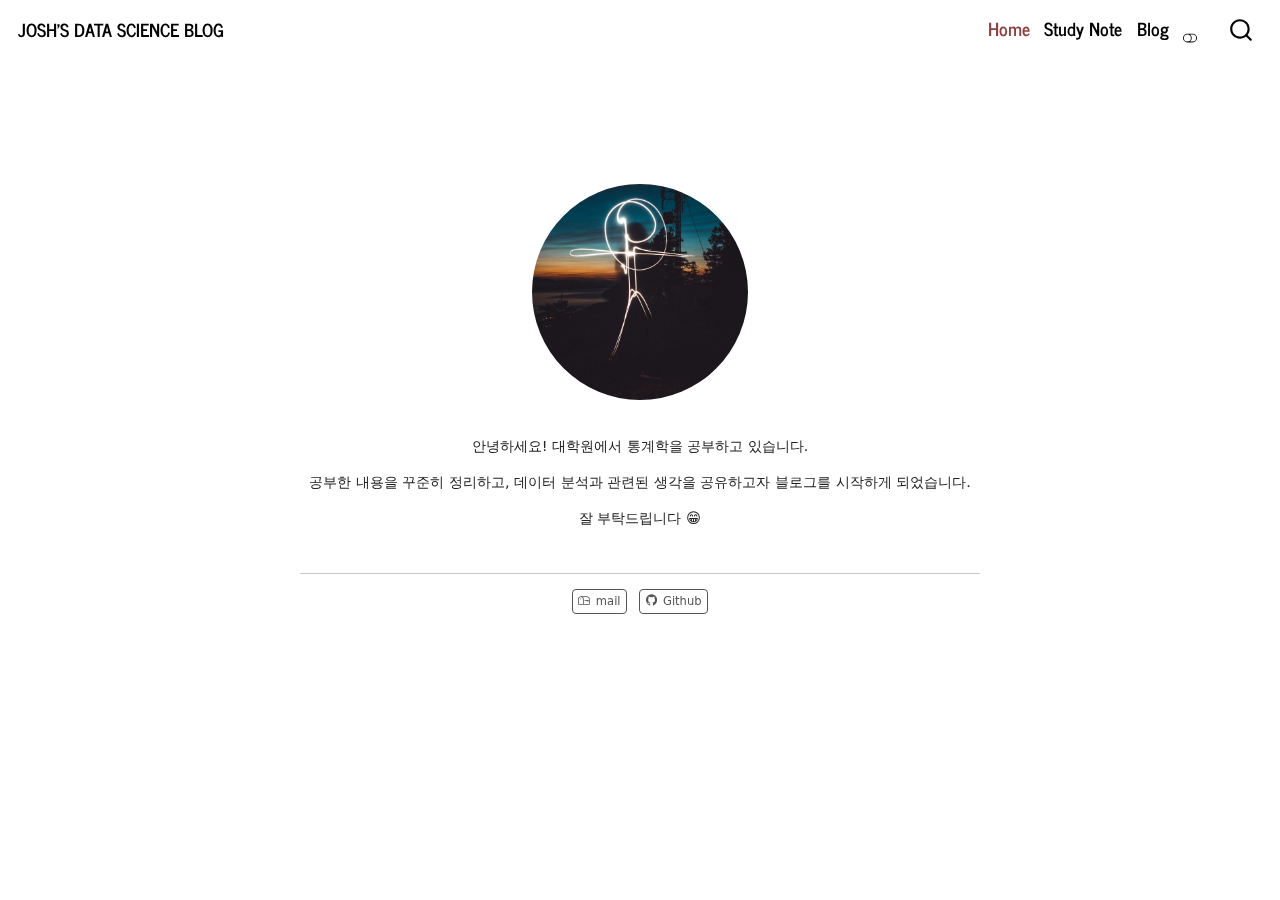
<file: docs/index.html>
<!DOCTYPE html>
<html xmlns="http://www.w3.org/1999/xhtml" lang="en" xml:lang="en"><head>

<meta charset="utf-8">
<meta name="generator" content="quarto-1.2.269">

<meta name="viewport" content="width=device-width, initial-scale=1.0, user-scalable=yes">


<title>Josh’s Data Science Blog -</title>
<style>
code{white-space: pre-wrap;}
span.smallcaps{font-variant: small-caps;}
div.columns{display: flex; gap: min(4vw, 1.5em);}
div.column{flex: auto; overflow-x: auto;}
div.hanging-indent{margin-left: 1.5em; text-indent: -1.5em;}
ul.task-list{list-style: none;}
ul.task-list li input[type="checkbox"] {
  width: 0.8em;
  margin: 0 0.8em 0.2em -1.6em;
  vertical-align: middle;
}
</style>


<script src="site_libs/quarto-nav/quarto-nav.js"></script>
<script src="site_libs/quarto-nav/headroom.min.js"></script>
<script src="site_libs/clipboard/clipboard.min.js"></script>
<script src="site_libs/quarto-search/autocomplete.umd.js"></script>
<script src="site_libs/quarto-search/fuse.min.js"></script>
<script src="site_libs/quarto-search/quarto-search.js"></script>
<meta name="quarto:offset" content="./">
<script src="site_libs/quarto-html/quarto.js"></script>
<script src="site_libs/quarto-html/popper.min.js"></script>
<script src="site_libs/quarto-html/tippy.umd.min.js"></script>
<link href="site_libs/quarto-html/tippy.css" rel="stylesheet">
<link href="site_libs/quarto-html/quarto-syntax-highlighting.css" rel="stylesheet" class="quarto-color-scheme" id="quarto-text-highlighting-styles">
<link href="site_libs/quarto-html/quarto-syntax-highlighting-dark.css" rel="prefetch" class="quarto-color-scheme quarto-color-alternate" id="quarto-text-highlighting-styles">
<script src="site_libs/bootstrap/bootstrap.min.js"></script>
<link href="site_libs/bootstrap/bootstrap-icons.css" rel="stylesheet">
<link href="site_libs/bootstrap/bootstrap.min.css" rel="stylesheet" class="quarto-color-scheme" id="quarto-bootstrap" data-mode="light">
<link href="site_libs/bootstrap/bootstrap-dark.min.css" rel="prefetch" class="quarto-color-scheme quarto-color-alternate" id="quarto-bootstrap" data-mode="dark">
<script id="quarto-search-options" type="application/json">{
  "location": "navbar",
  "copy-button": false,
  "collapse-after": 3,
  "panel-placement": "end",
  "type": "overlay",
  "limit": 20,
  "language": {
    "search-no-results-text": "No results",
    "search-matching-documents-text": "matching documents",
    "search-copy-link-title": "Copy link to search",
    "search-hide-matches-text": "Hide additional matches",
    "search-more-match-text": "more match in this document",
    "search-more-matches-text": "more matches in this document",
    "search-clear-button-title": "Clear",
    "search-detached-cancel-button-title": "Cancel",
    "search-submit-button-title": "Submit"
  }
}</script>
<style>html{ scroll-behavior: smooth; }</style>


<link rel="stylesheet" href="styles.css">
</head>

<body class="nav-fixed">

<div id="quarto-search-results"></div>
  <header id="quarto-header" class="headroom fixed-top">
    <nav class="navbar navbar-expand navbar-dark ">
      <div class="navbar-container container-fluid">
      <div class="navbar-brand-container">
    <a class="navbar-brand" href="./index.html">
    <span class="navbar-title">Josh’s Data Science Blog</span>
    </a>
  </div>
          <ul class="navbar-nav navbar-nav-scroll ms-auto">
  <li class="nav-item">
    <a class="nav-link active" href="./index.html" aria-current="page">
 <span class="menu-text">Home</span></a>
  </li>  
  <li class="nav-item">
    <a class="nav-link" href="./study.html">
 <span class="menu-text">Study Note</span></a>
  </li>  
  <li class="nav-item">
    <a class="nav-link" href="./blog.html">
 <span class="menu-text">Blog</span></a>
  </li>  
</ul>
            <div class="quarto-toggle-container">
                <a href="" class="quarto-color-scheme-toggle nav-link" onclick="window.quartoToggleColorScheme(); return false;" title="Toggle dark mode"><i class="bi"></i></a>
            </div>
            <div id="quarto-search" class="" title="Search"></div>
      </div> <!-- /container-fluid -->
    </nav>
</header>
<!-- content -->
<div id="quarto-content" class="quarto-container page-columns page-rows-contents page-layout-full page-navbar">
<!-- sidebar -->
<!-- margin-sidebar -->
    
<!-- main -->
<div class="quarto-about-jolla column-page">
  <img src="profile.jpg" class="about-image
  round " style="height: 15em; width: 15em;">
 <main class="content column-page" id="quarto-document-content">
<p>안녕하세요! 대학원에서 통계학을 공부하고 있습니다.</p>
<p>공부한 내용을 꾸준히 정리하고, 데이터 분석과 관련된 생각을 공유하고자 블로그를 시작하게 되었습니다.</p>
<p>잘 부탁드립니다 😁</p>


</main> 
  <hr class="about-sep">
   <div class="about-links">
  <a href="mailto:syjoshhwang@gmail.com" class="about-link">
    <i class="bi bi-mailbox"></i>
     <span class="about-link-text">mail</span>
  </a>
  <a href="https://github.com/syjoshhwang" class="about-link">
    <i class="bi bi-github"></i>
     <span class="about-link-text">Github</span>
  </a>
</div>
</div>
 <!-- /main -->
<script id="quarto-html-after-body" type="application/javascript">
window.document.addEventListener("DOMContentLoaded", function (event) {
  const toggleBodyColorMode = (bsSheetEl) => {
    const mode = bsSheetEl.getAttribute("data-mode");
    const bodyEl = window.document.querySelector("body");
    if (mode === "dark") {
      bodyEl.classList.add("quarto-dark");
      bodyEl.classList.remove("quarto-light");
    } else {
      bodyEl.classList.add("quarto-light");
      bodyEl.classList.remove("quarto-dark");
    }
  }
  const toggleBodyColorPrimary = () => {
    const bsSheetEl = window.document.querySelector("link#quarto-bootstrap");
    if (bsSheetEl) {
      toggleBodyColorMode(bsSheetEl);
    }
  }
  toggleBodyColorPrimary();  
  const disableStylesheet = (stylesheets) => {
    for (let i=0; i < stylesheets.length; i++) {
      const stylesheet = stylesheets[i];
      stylesheet.rel = 'prefetch';
    }
  }
  const enableStylesheet = (stylesheets) => {
    for (let i=0; i < stylesheets.length; i++) {
      const stylesheet = stylesheets[i];
      stylesheet.rel = 'stylesheet';
    }
  }
  const manageTransitions = (selector, allowTransitions) => {
    const els = window.document.querySelectorAll(selector);
    for (let i=0; i < els.length; i++) {
      const el = els[i];
      if (allowTransitions) {
        el.classList.remove('notransition');
      } else {
        el.classList.add('notransition');
      }
    }
  }
  const toggleColorMode = (alternate) => {
    // Switch the stylesheets
    const alternateStylesheets = window.document.querySelectorAll('link.quarto-color-scheme.quarto-color-alternate');
    manageTransitions('#quarto-margin-sidebar .nav-link', false);
    if (alternate) {
      enableStylesheet(alternateStylesheets);
      for (const sheetNode of alternateStylesheets) {
        if (sheetNode.id === "quarto-bootstrap") {
          toggleBodyColorMode(sheetNode);
        }
      }
    } else {
      disableStylesheet(alternateStylesheets);
      toggleBodyColorPrimary();
    }
    manageTransitions('#quarto-margin-sidebar .nav-link', true);
    // Switch the toggles
    const toggles = window.document.querySelectorAll('.quarto-color-scheme-toggle');
    for (let i=0; i < toggles.length; i++) {
      const toggle = toggles[i];
      if (toggle) {
        if (alternate) {
          toggle.classList.add("alternate");     
        } else {
          toggle.classList.remove("alternate");
        }
      }
    }
    // Hack to workaround the fact that safari doesn't
    // properly recolor the scrollbar when toggling (#1455)
    if (navigator.userAgent.indexOf('Safari') > 0 && navigator.userAgent.indexOf('Chrome') == -1) {
      manageTransitions("body", false);
      window.scrollTo(0, 1);
      setTimeout(() => {
        window.scrollTo(0, 0);
        manageTransitions("body", true);
      }, 40);  
    }
  }
  const isFileUrl = () => { 
    return window.location.protocol === 'file:';
  }
  const hasAlternateSentinel = () => {  
    let styleSentinel = getColorSchemeSentinel();
    if (styleSentinel !== null) {
      return styleSentinel === "alternate";
    } else {
      return false;
    }
  }
  const setStyleSentinel = (alternate) => {
    const value = alternate ? "alternate" : "default";
    if (!isFileUrl()) {
      window.localStorage.setItem("quarto-color-scheme", value);
    } else {
      localAlternateSentinel = value;
    }
  }
  const getColorSchemeSentinel = () => {
    if (!isFileUrl()) {
      const storageValue = window.localStorage.getItem("quarto-color-scheme");
      return storageValue != null ? storageValue : localAlternateSentinel;
    } else {
      return localAlternateSentinel;
    }
  }
  let localAlternateSentinel = 'default';
  // Dark / light mode switch
  window.quartoToggleColorScheme = () => {
    // Read the current dark / light value 
    let toAlternate = !hasAlternateSentinel();
    toggleColorMode(toAlternate);
    setStyleSentinel(toAlternate);
  };
  // Ensure there is a toggle, if there isn't float one in the top right
  if (window.document.querySelector('.quarto-color-scheme-toggle') === null) {
    const a = window.document.createElement('a');
    a.classList.add('top-right');
    a.classList.add('quarto-color-scheme-toggle');
    a.href = "";
    a.onclick = function() { try { window.quartoToggleColorScheme(); } catch {} return false; };
    const i = window.document.createElement("i");
    i.classList.add('bi');
    a.appendChild(i);
    window.document.body.appendChild(a);
  }
  // Switch to dark mode if need be
  if (hasAlternateSentinel()) {
    toggleColorMode(true);
  } else {
    toggleColorMode(false);
  }
  const clipboard = new window.ClipboardJS('.code-copy-button', {
    target: function(trigger) {
      return trigger.previousElementSibling;
    }
  });
  clipboard.on('success', function(e) {
    // button target
    const button = e.trigger;
    // don't keep focus
    button.blur();
    // flash "checked"
    button.classList.add('code-copy-button-checked');
    var currentTitle = button.getAttribute("title");
    button.setAttribute("title", "Copied!");
    let tooltip;
    if (window.bootstrap) {
      button.setAttribute("data-bs-toggle", "tooltip");
      button.setAttribute("data-bs-placement", "left");
      button.setAttribute("data-bs-title", "Copied!");
      tooltip = new bootstrap.Tooltip(button, 
        { trigger: "manual", 
          customClass: "code-copy-button-tooltip",
          offset: [0, -8]});
      tooltip.show();    
    }
    setTimeout(function() {
      if (tooltip) {
        tooltip.hide();
        button.removeAttribute("data-bs-title");
        button.removeAttribute("data-bs-toggle");
        button.removeAttribute("data-bs-placement");
      }
      button.setAttribute("title", currentTitle);
      button.classList.remove('code-copy-button-checked');
    }, 1000);
    // clear code selection
    e.clearSelection();
  });
  function tippyHover(el, contentFn) {
    const config = {
      allowHTML: true,
      content: contentFn,
      maxWidth: 500,
      delay: 100,
      arrow: false,
      appendTo: function(el) {
          return el.parentElement;
      },
      interactive: true,
      interactiveBorder: 10,
      theme: 'quarto',
      placement: 'bottom-start'
    };
    window.tippy(el, config); 
  }
  const noterefs = window.document.querySelectorAll('a[role="doc-noteref"]');
  for (var i=0; i<noterefs.length; i++) {
    const ref = noterefs[i];
    tippyHover(ref, function() {
      // use id or data attribute instead here
      let href = ref.getAttribute('data-footnote-href') || ref.getAttribute('href');
      try { href = new URL(href).hash; } catch {}
      const id = href.replace(/^#\/?/, "");
      const note = window.document.getElementById(id);
      return note.innerHTML;
    });
  }
  const findCites = (el) => {
    const parentEl = el.parentElement;
    if (parentEl) {
      const cites = parentEl.dataset.cites;
      if (cites) {
        return {
          el,
          cites: cites.split(' ')
        };
      } else {
        return findCites(el.parentElement)
      }
    } else {
      return undefined;
    }
  };
  var bibliorefs = window.document.querySelectorAll('a[role="doc-biblioref"]');
  for (var i=0; i<bibliorefs.length; i++) {
    const ref = bibliorefs[i];
    const citeInfo = findCites(ref);
    if (citeInfo) {
      tippyHover(citeInfo.el, function() {
        var popup = window.document.createElement('div');
        citeInfo.cites.forEach(function(cite) {
          var citeDiv = window.document.createElement('div');
          citeDiv.classList.add('hanging-indent');
          citeDiv.classList.add('csl-entry');
          var biblioDiv = window.document.getElementById('ref-' + cite);
          if (biblioDiv) {
            citeDiv.innerHTML = biblioDiv.innerHTML;
          }
          popup.appendChild(citeDiv);
        });
        return popup.innerHTML;
      });
    }
  }
});
</script>
</div> <!-- /content -->



<script src="site_libs/quarto-html/zenscroll-min.js"></script>
</body></html>
</file>
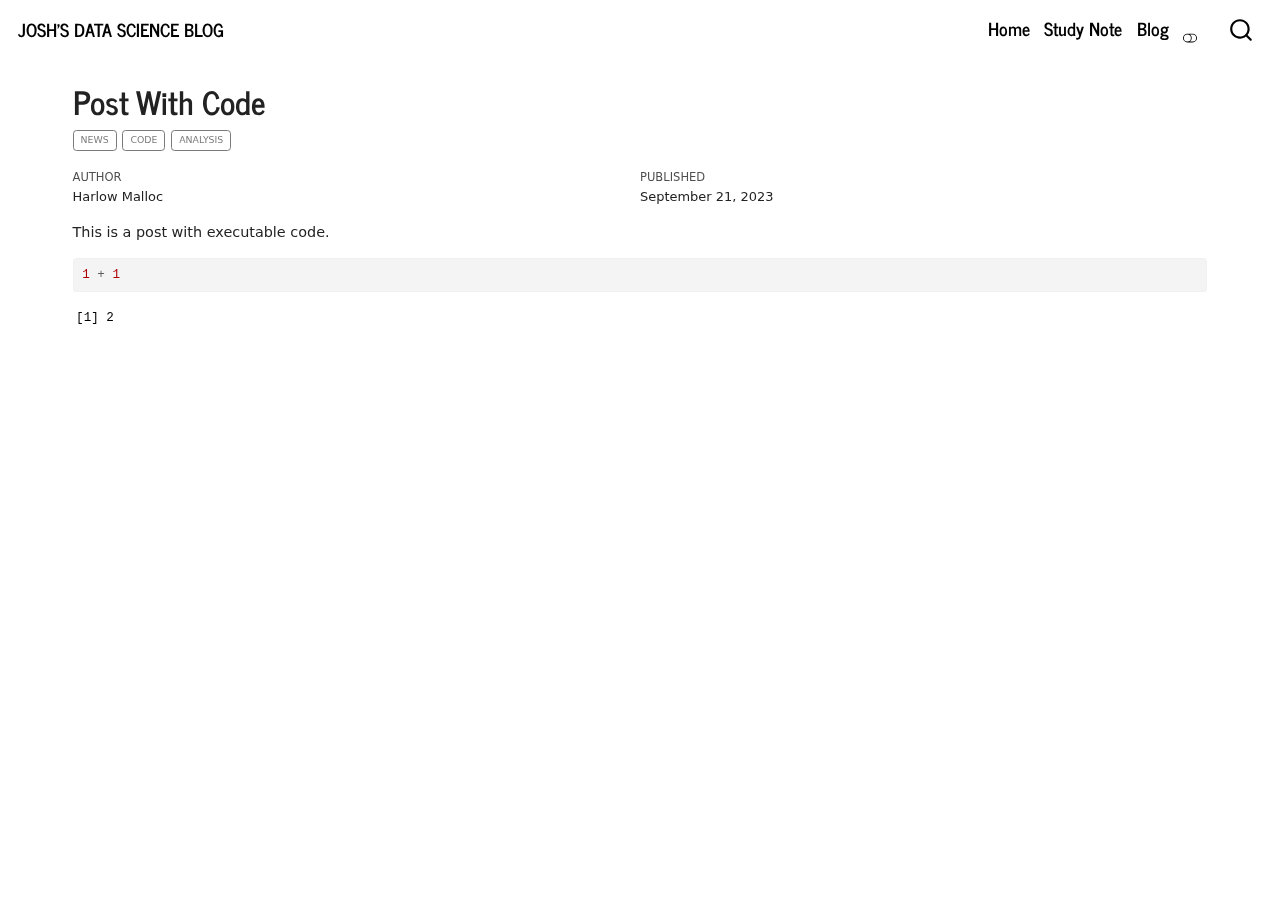
<file: docs/posts/post-with-code/index.html>
<!DOCTYPE html>
<html xmlns="http://www.w3.org/1999/xhtml" lang="en" xml:lang="en"><head>

<meta charset="utf-8">
<meta name="generator" content="quarto-1.2.269">

<meta name="viewport" content="width=device-width, initial-scale=1.0, user-scalable=yes">

<meta name="author" content="Harlow Malloc">
<meta name="dcterms.date" content="2023-09-21">

<title>Josh’s Data Science Blog - Post With Code</title>
<style>
code{white-space: pre-wrap;}
span.smallcaps{font-variant: small-caps;}
div.columns{display: flex; gap: min(4vw, 1.5em);}
div.column{flex: auto; overflow-x: auto;}
div.hanging-indent{margin-left: 1.5em; text-indent: -1.5em;}
ul.task-list{list-style: none;}
ul.task-list li input[type="checkbox"] {
  width: 0.8em;
  margin: 0 0.8em 0.2em -1.6em;
  vertical-align: middle;
}
pre > code.sourceCode { white-space: pre; position: relative; }
pre > code.sourceCode > span { display: inline-block; line-height: 1.25; }
pre > code.sourceCode > span:empty { height: 1.2em; }
.sourceCode { overflow: visible; }
code.sourceCode > span { color: inherit; text-decoration: inherit; }
div.sourceCode { margin: 1em 0; }
pre.sourceCode { margin: 0; }
@media screen {
div.sourceCode { overflow: auto; }
}
@media print {
pre > code.sourceCode { white-space: pre-wrap; }
pre > code.sourceCode > span { text-indent: -5em; padding-left: 5em; }
}
pre.numberSource code
  { counter-reset: source-line 0; }
pre.numberSource code > span
  { position: relative; left: -4em; counter-increment: source-line; }
pre.numberSource code > span > a:first-child::before
  { content: counter(source-line);
    position: relative; left: -1em; text-align: right; vertical-align: baseline;
    border: none; display: inline-block;
    -webkit-touch-callout: none; -webkit-user-select: none;
    -khtml-user-select: none; -moz-user-select: none;
    -ms-user-select: none; user-select: none;
    padding: 0 4px; width: 4em;
    color: #aaaaaa;
  }
pre.numberSource { margin-left: 3em; border-left: 1px solid #aaaaaa;  padding-left: 4px; }
div.sourceCode
  {   }
@media screen {
pre > code.sourceCode > span > a:first-child::before { text-decoration: underline; }
}
code span.al { color: #ff0000; font-weight: bold; } /* Alert */
code span.an { color: #60a0b0; font-weight: bold; font-style: italic; } /* Annotation */
code span.at { color: #7d9029; } /* Attribute */
code span.bn { color: #40a070; } /* BaseN */
code span.bu { color: #008000; } /* BuiltIn */
code span.cf { color: #007020; font-weight: bold; } /* ControlFlow */
code span.ch { color: #4070a0; } /* Char */
code span.cn { color: #880000; } /* Constant */
code span.co { color: #60a0b0; font-style: italic; } /* Comment */
code span.cv { color: #60a0b0; font-weight: bold; font-style: italic; } /* CommentVar */
code span.do { color: #ba2121; font-style: italic; } /* Documentation */
code span.dt { color: #902000; } /* DataType */
code span.dv { color: #40a070; } /* DecVal */
code span.er { color: #ff0000; font-weight: bold; } /* Error */
code span.ex { } /* Extension */
code span.fl { color: #40a070; } /* Float */
code span.fu { color: #06287e; } /* Function */
code span.im { color: #008000; font-weight: bold; } /* Import */
code span.in { color: #60a0b0; font-weight: bold; font-style: italic; } /* Information */
code span.kw { color: #007020; font-weight: bold; } /* Keyword */
code span.op { color: #666666; } /* Operator */
code span.ot { color: #007020; } /* Other */
code span.pp { color: #bc7a00; } /* Preprocessor */
code span.sc { color: #4070a0; } /* SpecialChar */
code span.ss { color: #bb6688; } /* SpecialString */
code span.st { color: #4070a0; } /* String */
code span.va { color: #19177c; } /* Variable */
code span.vs { color: #4070a0; } /* VerbatimString */
code span.wa { color: #60a0b0; font-weight: bold; font-style: italic; } /* Warning */
</style>


<script src="../../site_libs/quarto-nav/quarto-nav.js"></script>
<script src="../../site_libs/quarto-nav/headroom.min.js"></script>
<script src="../../site_libs/clipboard/clipboard.min.js"></script>
<script src="../../site_libs/quarto-search/autocomplete.umd.js"></script>
<script src="../../site_libs/quarto-search/fuse.min.js"></script>
<script src="../../site_libs/quarto-search/quarto-search.js"></script>
<meta name="quarto:offset" content="../../">
<script src="../../site_libs/quarto-html/quarto.js"></script>
<script src="../../site_libs/quarto-html/popper.min.js"></script>
<script src="../../site_libs/quarto-html/tippy.umd.min.js"></script>
<script src="../../site_libs/quarto-html/anchor.min.js"></script>
<link href="../../site_libs/quarto-html/tippy.css" rel="stylesheet">
<link href="../../site_libs/quarto-html/quarto-syntax-highlighting.css" rel="stylesheet" class="quarto-color-scheme" id="quarto-text-highlighting-styles">
<link href="../../site_libs/quarto-html/quarto-syntax-highlighting-dark.css" rel="prefetch" class="quarto-color-scheme quarto-color-alternate" id="quarto-text-highlighting-styles">
<script src="../../site_libs/bootstrap/bootstrap.min.js"></script>
<link href="../../site_libs/bootstrap/bootstrap-icons.css" rel="stylesheet">
<link href="../../site_libs/bootstrap/bootstrap.min.css" rel="stylesheet" class="quarto-color-scheme" id="quarto-bootstrap" data-mode="light">
<link href="../../site_libs/bootstrap/bootstrap-dark.min.css" rel="prefetch" class="quarto-color-scheme quarto-color-alternate" id="quarto-bootstrap" data-mode="dark">
<script id="quarto-search-options" type="application/json">{
  "location": "navbar",
  "copy-button": false,
  "collapse-after": 3,
  "panel-placement": "end",
  "type": "overlay",
  "limit": 20,
  "language": {
    "search-no-results-text": "No results",
    "search-matching-documents-text": "matching documents",
    "search-copy-link-title": "Copy link to search",
    "search-hide-matches-text": "Hide additional matches",
    "search-more-match-text": "more match in this document",
    "search-more-matches-text": "more matches in this document",
    "search-clear-button-title": "Clear",
    "search-detached-cancel-button-title": "Cancel",
    "search-submit-button-title": "Submit"
  }
}</script>
<style>html{ scroll-behavior: smooth; }</style>


<link rel="stylesheet" href="../../styles.css">
</head>

<body class="nav-fixed">

<div id="quarto-search-results"></div>
  <header id="quarto-header" class="headroom fixed-top">
    <nav class="navbar navbar-expand navbar-dark ">
      <div class="navbar-container container-fluid">
      <div class="navbar-brand-container">
    <a class="navbar-brand" href="../../index.html">
    <span class="navbar-title">Josh’s Data Science Blog</span>
    </a>
  </div>
          <ul class="navbar-nav navbar-nav-scroll ms-auto">
  <li class="nav-item">
    <a class="nav-link" href="../../index.html">
 <span class="menu-text">Home</span></a>
  </li>  
  <li class="nav-item">
    <a class="nav-link" href="../../study.html">
 <span class="menu-text">Study Note</span></a>
  </li>  
  <li class="nav-item">
    <a class="nav-link" href="../../blog.html">
 <span class="menu-text">Blog</span></a>
  </li>  
</ul>
            <div class="quarto-toggle-container">
                <a href="" class="quarto-color-scheme-toggle nav-link" onclick="window.quartoToggleColorScheme(); return false;" title="Toggle dark mode"><i class="bi"></i></a>
            </div>
            <div id="quarto-search" class="" title="Search"></div>
      </div> <!-- /container-fluid -->
    </nav>
</header>
<!-- content -->
<div id="quarto-content" class="quarto-container page-columns page-rows-contents page-layout-full page-navbar">
<!-- sidebar -->
<!-- margin-sidebar -->
    <div id="quarto-margin-sidebar" class="sidebar margin-sidebar zindex-bottom">
        
    </div>
<!-- main -->
<main class="content column-page" id="quarto-document-content">

<header id="title-block-header" class="quarto-title-block default">
<div class="quarto-title">
<h1 class="title">Post With Code</h1>
  <div class="quarto-categories">
    <div class="quarto-category">news</div>
    <div class="quarto-category">code</div>
    <div class="quarto-category">analysis</div>
  </div>
  </div>



<div class="quarto-title-meta">

    <div>
    <div class="quarto-title-meta-heading">Author</div>
    <div class="quarto-title-meta-contents">
             <p>Harlow Malloc </p>
          </div>
  </div>
    
    <div>
    <div class="quarto-title-meta-heading">Published</div>
    <div class="quarto-title-meta-contents">
      <p class="date">September 21, 2023</p>
    </div>
  </div>
  
    
  </div>
  

</header>

<p>This is a post with executable code.</p>
<div class="cell">
<div class="sourceCode cell-code" id="cb1"><pre class="sourceCode r code-with-copy"><code class="sourceCode r"><span id="cb1-1"><a href="#cb1-1" aria-hidden="true" tabindex="-1"></a><span class="dv">1</span> <span class="sc">+</span> <span class="dv">1</span></span></code><button title="Copy to Clipboard" class="code-copy-button"><i class="bi"></i></button></pre></div>
<div class="cell-output cell-output-stdout">
<pre><code>[1] 2</code></pre>
</div>
</div>



</main> <!-- /main -->
<script id="quarto-html-after-body" type="application/javascript">
window.document.addEventListener("DOMContentLoaded", function (event) {
  const toggleBodyColorMode = (bsSheetEl) => {
    const mode = bsSheetEl.getAttribute("data-mode");
    const bodyEl = window.document.querySelector("body");
    if (mode === "dark") {
      bodyEl.classList.add("quarto-dark");
      bodyEl.classList.remove("quarto-light");
    } else {
      bodyEl.classList.add("quarto-light");
      bodyEl.classList.remove("quarto-dark");
    }
  }
  const toggleBodyColorPrimary = () => {
    const bsSheetEl = window.document.querySelector("link#quarto-bootstrap");
    if (bsSheetEl) {
      toggleBodyColorMode(bsSheetEl);
    }
  }
  toggleBodyColorPrimary();  
  const disableStylesheet = (stylesheets) => {
    for (let i=0; i < stylesheets.length; i++) {
      const stylesheet = stylesheets[i];
      stylesheet.rel = 'prefetch';
    }
  }
  const enableStylesheet = (stylesheets) => {
    for (let i=0; i < stylesheets.length; i++) {
      const stylesheet = stylesheets[i];
      stylesheet.rel = 'stylesheet';
    }
  }
  const manageTransitions = (selector, allowTransitions) => {
    const els = window.document.querySelectorAll(selector);
    for (let i=0; i < els.length; i++) {
      const el = els[i];
      if (allowTransitions) {
        el.classList.remove('notransition');
      } else {
        el.classList.add('notransition');
      }
    }
  }
  const toggleColorMode = (alternate) => {
    // Switch the stylesheets
    const alternateStylesheets = window.document.querySelectorAll('link.quarto-color-scheme.quarto-color-alternate');
    manageTransitions('#quarto-margin-sidebar .nav-link', false);
    if (alternate) {
      enableStylesheet(alternateStylesheets);
      for (const sheetNode of alternateStylesheets) {
        if (sheetNode.id === "quarto-bootstrap") {
          toggleBodyColorMode(sheetNode);
        }
      }
    } else {
      disableStylesheet(alternateStylesheets);
      toggleBodyColorPrimary();
    }
    manageTransitions('#quarto-margin-sidebar .nav-link', true);
    // Switch the toggles
    const toggles = window.document.querySelectorAll('.quarto-color-scheme-toggle');
    for (let i=0; i < toggles.length; i++) {
      const toggle = toggles[i];
      if (toggle) {
        if (alternate) {
          toggle.classList.add("alternate");     
        } else {
          toggle.classList.remove("alternate");
        }
      }
    }
    // Hack to workaround the fact that safari doesn't
    // properly recolor the scrollbar when toggling (#1455)
    if (navigator.userAgent.indexOf('Safari') > 0 && navigator.userAgent.indexOf('Chrome') == -1) {
      manageTransitions("body", false);
      window.scrollTo(0, 1);
      setTimeout(() => {
        window.scrollTo(0, 0);
        manageTransitions("body", true);
      }, 40);  
    }
  }
  const isFileUrl = () => { 
    return window.location.protocol === 'file:';
  }
  const hasAlternateSentinel = () => {  
    let styleSentinel = getColorSchemeSentinel();
    if (styleSentinel !== null) {
      return styleSentinel === "alternate";
    } else {
      return false;
    }
  }
  const setStyleSentinel = (alternate) => {
    const value = alternate ? "alternate" : "default";
    if (!isFileUrl()) {
      window.localStorage.setItem("quarto-color-scheme", value);
    } else {
      localAlternateSentinel = value;
    }
  }
  const getColorSchemeSentinel = () => {
    if (!isFileUrl()) {
      const storageValue = window.localStorage.getItem("quarto-color-scheme");
      return storageValue != null ? storageValue : localAlternateSentinel;
    } else {
      return localAlternateSentinel;
    }
  }
  let localAlternateSentinel = 'default';
  // Dark / light mode switch
  window.quartoToggleColorScheme = () => {
    // Read the current dark / light value 
    let toAlternate = !hasAlternateSentinel();
    toggleColorMode(toAlternate);
    setStyleSentinel(toAlternate);
  };
  // Ensure there is a toggle, if there isn't float one in the top right
  if (window.document.querySelector('.quarto-color-scheme-toggle') === null) {
    const a = window.document.createElement('a');
    a.classList.add('top-right');
    a.classList.add('quarto-color-scheme-toggle');
    a.href = "";
    a.onclick = function() { try { window.quartoToggleColorScheme(); } catch {} return false; };
    const i = window.document.createElement("i");
    i.classList.add('bi');
    a.appendChild(i);
    window.document.body.appendChild(a);
  }
  // Switch to dark mode if need be
  if (hasAlternateSentinel()) {
    toggleColorMode(true);
  } else {
    toggleColorMode(false);
  }
  const icon = "";
  const anchorJS = new window.AnchorJS();
  anchorJS.options = {
    placement: 'right',
    icon: icon
  };
  anchorJS.add('.anchored');
  const clipboard = new window.ClipboardJS('.code-copy-button', {
    target: function(trigger) {
      return trigger.previousElementSibling;
    }
  });
  clipboard.on('success', function(e) {
    // button target
    const button = e.trigger;
    // don't keep focus
    button.blur();
    // flash "checked"
    button.classList.add('code-copy-button-checked');
    var currentTitle = button.getAttribute("title");
    button.setAttribute("title", "Copied!");
    let tooltip;
    if (window.bootstrap) {
      button.setAttribute("data-bs-toggle", "tooltip");
      button.setAttribute("data-bs-placement", "left");
      button.setAttribute("data-bs-title", "Copied!");
      tooltip = new bootstrap.Tooltip(button, 
        { trigger: "manual", 
          customClass: "code-copy-button-tooltip",
          offset: [0, -8]});
      tooltip.show();    
    }
    setTimeout(function() {
      if (tooltip) {
        tooltip.hide();
        button.removeAttribute("data-bs-title");
        button.removeAttribute("data-bs-toggle");
        button.removeAttribute("data-bs-placement");
      }
      button.setAttribute("title", currentTitle);
      button.classList.remove('code-copy-button-checked');
    }, 1000);
    // clear code selection
    e.clearSelection();
  });
  function tippyHover(el, contentFn) {
    const config = {
      allowHTML: true,
      content: contentFn,
      maxWidth: 500,
      delay: 100,
      arrow: false,
      appendTo: function(el) {
          return el.parentElement;
      },
      interactive: true,
      interactiveBorder: 10,
      theme: 'quarto',
      placement: 'bottom-start'
    };
    window.tippy(el, config); 
  }
  const noterefs = window.document.querySelectorAll('a[role="doc-noteref"]');
  for (var i=0; i<noterefs.length; i++) {
    const ref = noterefs[i];
    tippyHover(ref, function() {
      // use id or data attribute instead here
      let href = ref.getAttribute('data-footnote-href') || ref.getAttribute('href');
      try { href = new URL(href).hash; } catch {}
      const id = href.replace(/^#\/?/, "");
      const note = window.document.getElementById(id);
      return note.innerHTML;
    });
  }
  const findCites = (el) => {
    const parentEl = el.parentElement;
    if (parentEl) {
      const cites = parentEl.dataset.cites;
      if (cites) {
        return {
          el,
          cites: cites.split(' ')
        };
      } else {
        return findCites(el.parentElement)
      }
    } else {
      return undefined;
    }
  };
  var bibliorefs = window.document.querySelectorAll('a[role="doc-biblioref"]');
  for (var i=0; i<bibliorefs.length; i++) {
    const ref = bibliorefs[i];
    const citeInfo = findCites(ref);
    if (citeInfo) {
      tippyHover(citeInfo.el, function() {
        var popup = window.document.createElement('div');
        citeInfo.cites.forEach(function(cite) {
          var citeDiv = window.document.createElement('div');
          citeDiv.classList.add('hanging-indent');
          citeDiv.classList.add('csl-entry');
          var biblioDiv = window.document.getElementById('ref-' + cite);
          if (biblioDiv) {
            citeDiv.innerHTML = biblioDiv.innerHTML;
          }
          popup.appendChild(citeDiv);
        });
        return popup.innerHTML;
      });
    }
  }
});
</script>
</div> <!-- /content -->



<script src="../../site_libs/quarto-html/zenscroll-min.js"></script>
</body></html>
</file>
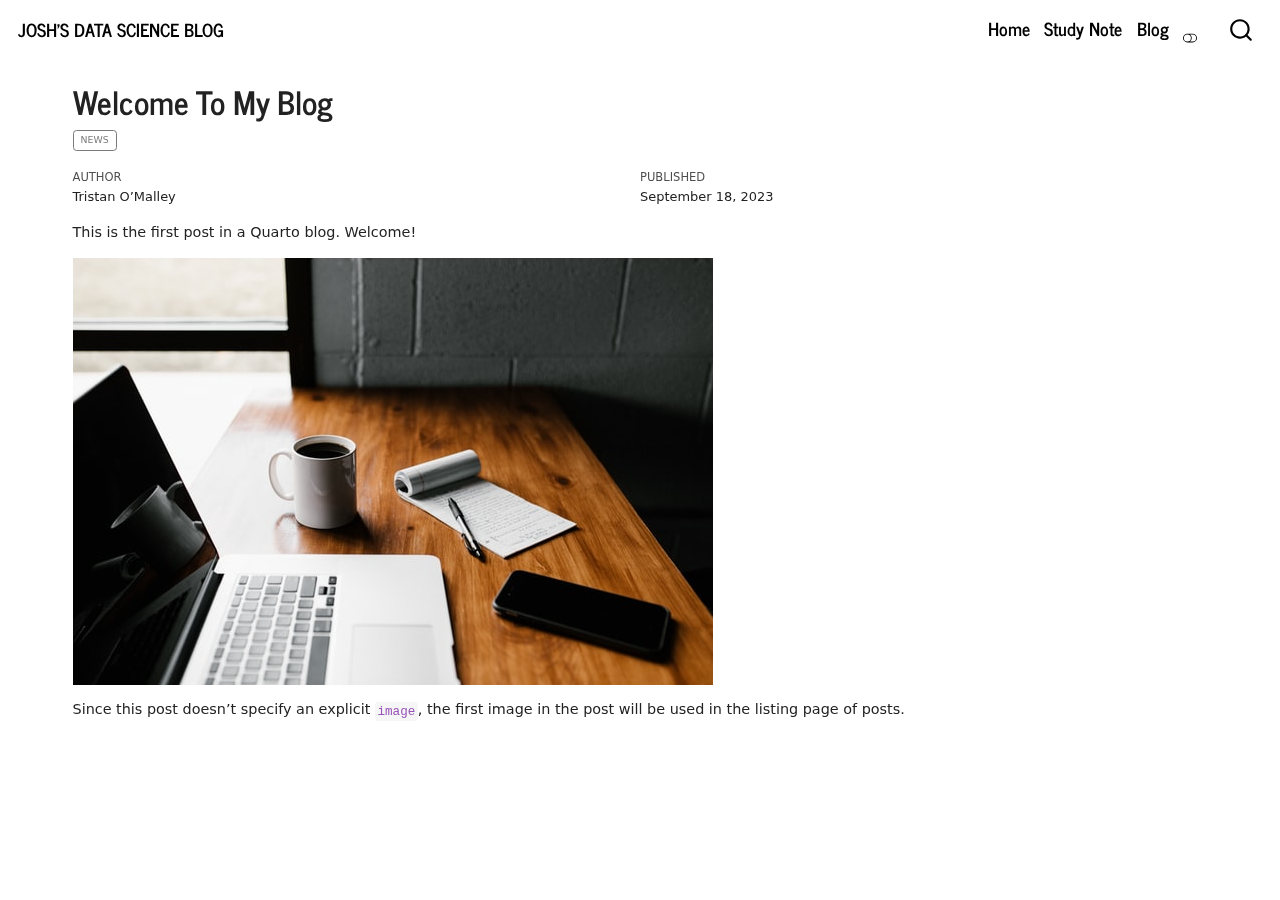
<file: docs/posts/welcome/index.html>
<!DOCTYPE html>
<html xmlns="http://www.w3.org/1999/xhtml" lang="en" xml:lang="en"><head>

<meta charset="utf-8">
<meta name="generator" content="quarto-1.2.269">

<meta name="viewport" content="width=device-width, initial-scale=1.0, user-scalable=yes">

<meta name="author" content="Tristan O’Malley">
<meta name="dcterms.date" content="2023-09-18">

<title>Josh’s Data Science Blog - Welcome To My Blog</title>
<style>
code{white-space: pre-wrap;}
span.smallcaps{font-variant: small-caps;}
div.columns{display: flex; gap: min(4vw, 1.5em);}
div.column{flex: auto; overflow-x: auto;}
div.hanging-indent{margin-left: 1.5em; text-indent: -1.5em;}
ul.task-list{list-style: none;}
ul.task-list li input[type="checkbox"] {
  width: 0.8em;
  margin: 0 0.8em 0.2em -1.6em;
  vertical-align: middle;
}
</style>


<script src="../../site_libs/quarto-nav/quarto-nav.js"></script>
<script src="../../site_libs/quarto-nav/headroom.min.js"></script>
<script src="../../site_libs/clipboard/clipboard.min.js"></script>
<script src="../../site_libs/quarto-search/autocomplete.umd.js"></script>
<script src="../../site_libs/quarto-search/fuse.min.js"></script>
<script src="../../site_libs/quarto-search/quarto-search.js"></script>
<meta name="quarto:offset" content="../../">
<script src="../../site_libs/quarto-html/quarto.js"></script>
<script src="../../site_libs/quarto-html/popper.min.js"></script>
<script src="../../site_libs/quarto-html/tippy.umd.min.js"></script>
<script src="../../site_libs/quarto-html/anchor.min.js"></script>
<link href="../../site_libs/quarto-html/tippy.css" rel="stylesheet">
<link href="../../site_libs/quarto-html/quarto-syntax-highlighting.css" rel="stylesheet" class="quarto-color-scheme" id="quarto-text-highlighting-styles">
<link href="../../site_libs/quarto-html/quarto-syntax-highlighting-dark.css" rel="prefetch" class="quarto-color-scheme quarto-color-alternate" id="quarto-text-highlighting-styles">
<script src="../../site_libs/bootstrap/bootstrap.min.js"></script>
<link href="../../site_libs/bootstrap/bootstrap-icons.css" rel="stylesheet">
<link href="../../site_libs/bootstrap/bootstrap.min.css" rel="stylesheet" class="quarto-color-scheme" id="quarto-bootstrap" data-mode="light">
<link href="../../site_libs/bootstrap/bootstrap-dark.min.css" rel="prefetch" class="quarto-color-scheme quarto-color-alternate" id="quarto-bootstrap" data-mode="dark">
<script id="quarto-search-options" type="application/json">{
  "location": "navbar",
  "copy-button": false,
  "collapse-after": 3,
  "panel-placement": "end",
  "type": "overlay",
  "limit": 20,
  "language": {
    "search-no-results-text": "No results",
    "search-matching-documents-text": "matching documents",
    "search-copy-link-title": "Copy link to search",
    "search-hide-matches-text": "Hide additional matches",
    "search-more-match-text": "more match in this document",
    "search-more-matches-text": "more matches in this document",
    "search-clear-button-title": "Clear",
    "search-detached-cancel-button-title": "Cancel",
    "search-submit-button-title": "Submit"
  }
}</script>
<style>html{ scroll-behavior: smooth; }</style>


<link rel="stylesheet" href="../../styles.css">
</head>

<body class="nav-fixed">

<div id="quarto-search-results"></div>
  <header id="quarto-header" class="headroom fixed-top">
    <nav class="navbar navbar-expand navbar-dark ">
      <div class="navbar-container container-fluid">
      <div class="navbar-brand-container">
    <a class="navbar-brand" href="../../index.html">
    <span class="navbar-title">Josh’s Data Science Blog</span>
    </a>
  </div>
          <ul class="navbar-nav navbar-nav-scroll ms-auto">
  <li class="nav-item">
    <a class="nav-link" href="../../index.html">
 <span class="menu-text">Home</span></a>
  </li>  
  <li class="nav-item">
    <a class="nav-link" href="../../study.html">
 <span class="menu-text">Study Note</span></a>
  </li>  
  <li class="nav-item">
    <a class="nav-link" href="../../blog.html">
 <span class="menu-text">Blog</span></a>
  </li>  
</ul>
            <div class="quarto-toggle-container">
                <a href="" class="quarto-color-scheme-toggle nav-link" onclick="window.quartoToggleColorScheme(); return false;" title="Toggle dark mode"><i class="bi"></i></a>
            </div>
            <div id="quarto-search" class="" title="Search"></div>
      </div> <!-- /container-fluid -->
    </nav>
</header>
<!-- content -->
<div id="quarto-content" class="quarto-container page-columns page-rows-contents page-layout-full page-navbar">
<!-- sidebar -->
<!-- margin-sidebar -->
    <div id="quarto-margin-sidebar" class="sidebar margin-sidebar zindex-bottom">
        
    </div>
<!-- main -->
<main class="content column-page" id="quarto-document-content">

<header id="title-block-header" class="quarto-title-block default">
<div class="quarto-title">
<h1 class="title">Welcome To My Blog</h1>
  <div class="quarto-categories">
    <div class="quarto-category">news</div>
  </div>
  </div>



<div class="quarto-title-meta">

    <div>
    <div class="quarto-title-meta-heading">Author</div>
    <div class="quarto-title-meta-contents">
             <p>Tristan O’Malley </p>
          </div>
  </div>
    
    <div>
    <div class="quarto-title-meta-heading">Published</div>
    <div class="quarto-title-meta-contents">
      <p class="date">September 18, 2023</p>
    </div>
  </div>
  
    
  </div>
  

</header>

<p>This is the first post in a Quarto blog. Welcome!</p>
<p><img src="thumbnail.jpg" class="img-fluid"></p>
<p>Since this post doesn’t specify an explicit <code>image</code>, the first image in the post will be used in the listing page of posts.</p>



</main> <!-- /main -->
<script id="quarto-html-after-body" type="application/javascript">
window.document.addEventListener("DOMContentLoaded", function (event) {
  const toggleBodyColorMode = (bsSheetEl) => {
    const mode = bsSheetEl.getAttribute("data-mode");
    const bodyEl = window.document.querySelector("body");
    if (mode === "dark") {
      bodyEl.classList.add("quarto-dark");
      bodyEl.classList.remove("quarto-light");
    } else {
      bodyEl.classList.add("quarto-light");
      bodyEl.classList.remove("quarto-dark");
    }
  }
  const toggleBodyColorPrimary = () => {
    const bsSheetEl = window.document.querySelector("link#quarto-bootstrap");
    if (bsSheetEl) {
      toggleBodyColorMode(bsSheetEl);
    }
  }
  toggleBodyColorPrimary();  
  const disableStylesheet = (stylesheets) => {
    for (let i=0; i < stylesheets.length; i++) {
      const stylesheet = stylesheets[i];
      stylesheet.rel = 'prefetch';
    }
  }
  const enableStylesheet = (stylesheets) => {
    for (let i=0; i < stylesheets.length; i++) {
      const stylesheet = stylesheets[i];
      stylesheet.rel = 'stylesheet';
    }
  }
  const manageTransitions = (selector, allowTransitions) => {
    const els = window.document.querySelectorAll(selector);
    for (let i=0; i < els.length; i++) {
      const el = els[i];
      if (allowTransitions) {
        el.classList.remove('notransition');
      } else {
        el.classList.add('notransition');
      }
    }
  }
  const toggleColorMode = (alternate) => {
    // Switch the stylesheets
    const alternateStylesheets = window.document.querySelectorAll('link.quarto-color-scheme.quarto-color-alternate');
    manageTransitions('#quarto-margin-sidebar .nav-link', false);
    if (alternate) {
      enableStylesheet(alternateStylesheets);
      for (const sheetNode of alternateStylesheets) {
        if (sheetNode.id === "quarto-bootstrap") {
          toggleBodyColorMode(sheetNode);
        }
      }
    } else {
      disableStylesheet(alternateStylesheets);
      toggleBodyColorPrimary();
    }
    manageTransitions('#quarto-margin-sidebar .nav-link', true);
    // Switch the toggles
    const toggles = window.document.querySelectorAll('.quarto-color-scheme-toggle');
    for (let i=0; i < toggles.length; i++) {
      const toggle = toggles[i];
      if (toggle) {
        if (alternate) {
          toggle.classList.add("alternate");     
        } else {
          toggle.classList.remove("alternate");
        }
      }
    }
    // Hack to workaround the fact that safari doesn't
    // properly recolor the scrollbar when toggling (#1455)
    if (navigator.userAgent.indexOf('Safari') > 0 && navigator.userAgent.indexOf('Chrome') == -1) {
      manageTransitions("body", false);
      window.scrollTo(0, 1);
      setTimeout(() => {
        window.scrollTo(0, 0);
        manageTransitions("body", true);
      }, 40);  
    }
  }
  const isFileUrl = () => { 
    return window.location.protocol === 'file:';
  }
  const hasAlternateSentinel = () => {  
    let styleSentinel = getColorSchemeSentinel();
    if (styleSentinel !== null) {
      return styleSentinel === "alternate";
    } else {
      return false;
    }
  }
  const setStyleSentinel = (alternate) => {
    const value = alternate ? "alternate" : "default";
    if (!isFileUrl()) {
      window.localStorage.setItem("quarto-color-scheme", value);
    } else {
      localAlternateSentinel = value;
    }
  }
  const getColorSchemeSentinel = () => {
    if (!isFileUrl()) {
      const storageValue = window.localStorage.getItem("quarto-color-scheme");
      return storageValue != null ? storageValue : localAlternateSentinel;
    } else {
      return localAlternateSentinel;
    }
  }
  let localAlternateSentinel = 'default';
  // Dark / light mode switch
  window.quartoToggleColorScheme = () => {
    // Read the current dark / light value 
    let toAlternate = !hasAlternateSentinel();
    toggleColorMode(toAlternate);
    setStyleSentinel(toAlternate);
  };
  // Ensure there is a toggle, if there isn't float one in the top right
  if (window.document.querySelector('.quarto-color-scheme-toggle') === null) {
    const a = window.document.createElement('a');
    a.classList.add('top-right');
    a.classList.add('quarto-color-scheme-toggle');
    a.href = "";
    a.onclick = function() { try { window.quartoToggleColorScheme(); } catch {} return false; };
    const i = window.document.createElement("i");
    i.classList.add('bi');
    a.appendChild(i);
    window.document.body.appendChild(a);
  }
  // Switch to dark mode if need be
  if (hasAlternateSentinel()) {
    toggleColorMode(true);
  } else {
    toggleColorMode(false);
  }
  const icon = "";
  const anchorJS = new window.AnchorJS();
  anchorJS.options = {
    placement: 'right',
    icon: icon
  };
  anchorJS.add('.anchored');
  const clipboard = new window.ClipboardJS('.code-copy-button', {
    target: function(trigger) {
      return trigger.previousElementSibling;
    }
  });
  clipboard.on('success', function(e) {
    // button target
    const button = e.trigger;
    // don't keep focus
    button.blur();
    // flash "checked"
    button.classList.add('code-copy-button-checked');
    var currentTitle = button.getAttribute("title");
    button.setAttribute("title", "Copied!");
    let tooltip;
    if (window.bootstrap) {
      button.setAttribute("data-bs-toggle", "tooltip");
      button.setAttribute("data-bs-placement", "left");
      button.setAttribute("data-bs-title", "Copied!");
      tooltip = new bootstrap.Tooltip(button, 
        { trigger: "manual", 
          customClass: "code-copy-button-tooltip",
          offset: [0, -8]});
      tooltip.show();    
    }
    setTimeout(function() {
      if (tooltip) {
        tooltip.hide();
        button.removeAttribute("data-bs-title");
        button.removeAttribute("data-bs-toggle");
        button.removeAttribute("data-bs-placement");
      }
      button.setAttribute("title", currentTitle);
      button.classList.remove('code-copy-button-checked');
    }, 1000);
    // clear code selection
    e.clearSelection();
  });
  function tippyHover(el, contentFn) {
    const config = {
      allowHTML: true,
      content: contentFn,
      maxWidth: 500,
      delay: 100,
      arrow: false,
      appendTo: function(el) {
          return el.parentElement;
      },
      interactive: true,
      interactiveBorder: 10,
      theme: 'quarto',
      placement: 'bottom-start'
    };
    window.tippy(el, config); 
  }
  const noterefs = window.document.querySelectorAll('a[role="doc-noteref"]');
  for (var i=0; i<noterefs.length; i++) {
    const ref = noterefs[i];
    tippyHover(ref, function() {
      // use id or data attribute instead here
      let href = ref.getAttribute('data-footnote-href') || ref.getAttribute('href');
      try { href = new URL(href).hash; } catch {}
      const id = href.replace(/^#\/?/, "");
      const note = window.document.getElementById(id);
      return note.innerHTML;
    });
  }
  const findCites = (el) => {
    const parentEl = el.parentElement;
    if (parentEl) {
      const cites = parentEl.dataset.cites;
      if (cites) {
        return {
          el,
          cites: cites.split(' ')
        };
      } else {
        return findCites(el.parentElement)
      }
    } else {
      return undefined;
    }
  };
  var bibliorefs = window.document.querySelectorAll('a[role="doc-biblioref"]');
  for (var i=0; i<bibliorefs.length; i++) {
    const ref = bibliorefs[i];
    const citeInfo = findCites(ref);
    if (citeInfo) {
      tippyHover(citeInfo.el, function() {
        var popup = window.document.createElement('div');
        citeInfo.cites.forEach(function(cite) {
          var citeDiv = window.document.createElement('div');
          citeDiv.classList.add('hanging-indent');
          citeDiv.classList.add('csl-entry');
          var biblioDiv = window.document.getElementById('ref-' + cite);
          if (biblioDiv) {
            citeDiv.innerHTML = biblioDiv.innerHTML;
          }
          popup.appendChild(citeDiv);
        });
        return popup.innerHTML;
      });
    }
  }
});
</script>
</div> <!-- /content -->



<script src="../../site_libs/quarto-html/zenscroll-min.js"></script>
</body></html>
</file>
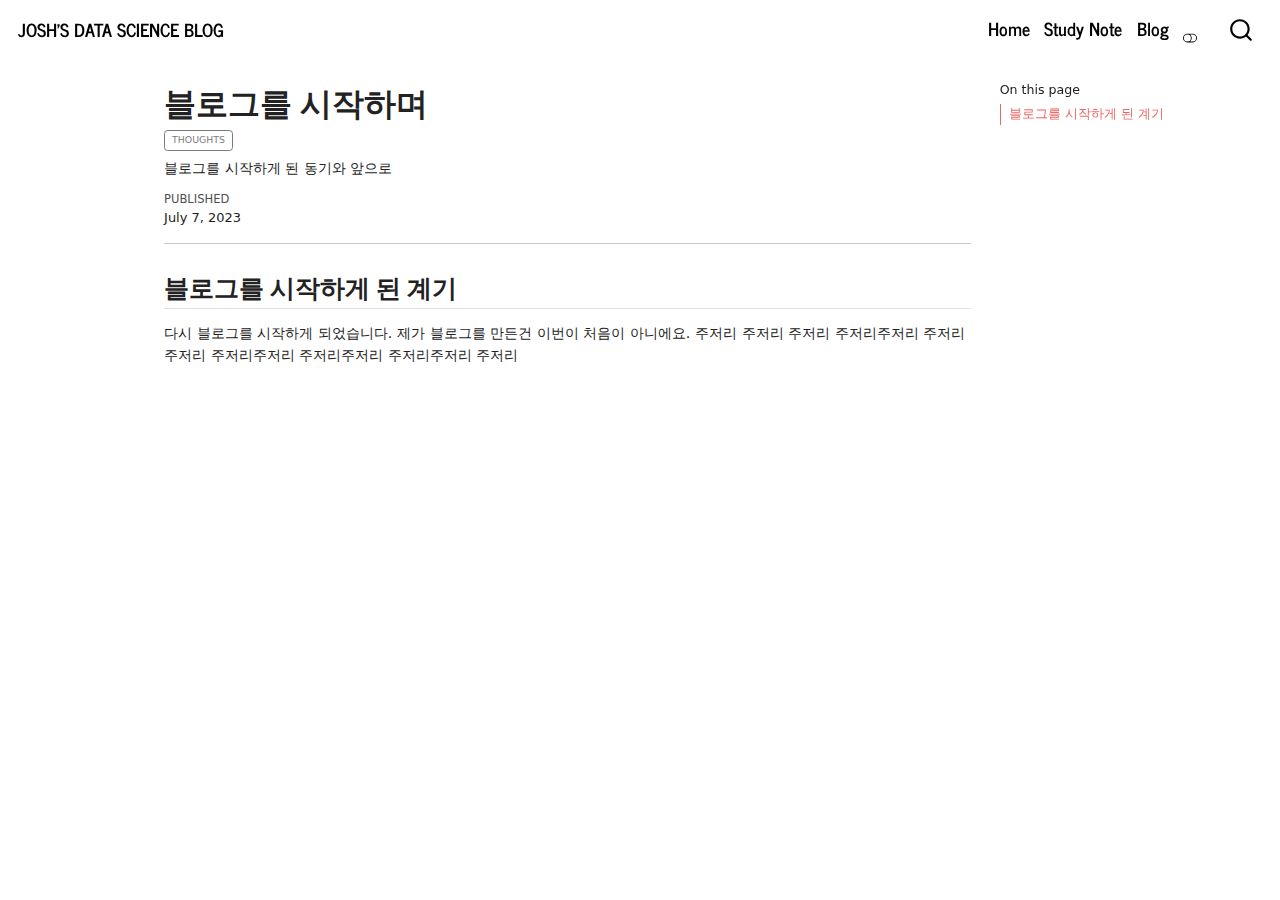
<file: docs/posts_blog/01_about_this_blog/index.html>
<!DOCTYPE html>
<html xmlns="http://www.w3.org/1999/xhtml" lang="en" xml:lang="en"><head>

<meta charset="utf-8">
<meta name="generator" content="quarto-1.2.269">

<meta name="viewport" content="width=device-width, initial-scale=1.0, user-scalable=yes">

<meta name="dcterms.date" content="2023-07-07">
<meta name="description" content="블로그를 시작하게 된 동기와 앞으로">

<title>Josh’s Data Science Blog - 블로그를 시작하며</title>
<style>
code{white-space: pre-wrap;}
span.smallcaps{font-variant: small-caps;}
div.columns{display: flex; gap: min(4vw, 1.5em);}
div.column{flex: auto; overflow-x: auto;}
div.hanging-indent{margin-left: 1.5em; text-indent: -1.5em;}
ul.task-list{list-style: none;}
ul.task-list li input[type="checkbox"] {
  width: 0.8em;
  margin: 0 0.8em 0.2em -1.6em;
  vertical-align: middle;
}
</style>


<script src="../../site_libs/quarto-nav/quarto-nav.js"></script>
<script src="../../site_libs/quarto-nav/headroom.min.js"></script>
<script src="../../site_libs/clipboard/clipboard.min.js"></script>
<script src="../../site_libs/quarto-search/autocomplete.umd.js"></script>
<script src="../../site_libs/quarto-search/fuse.min.js"></script>
<script src="../../site_libs/quarto-search/quarto-search.js"></script>
<meta name="quarto:offset" content="../../">
<script src="../../site_libs/quarto-html/quarto.js"></script>
<script src="../../site_libs/quarto-html/popper.min.js"></script>
<script src="../../site_libs/quarto-html/tippy.umd.min.js"></script>
<script src="../../site_libs/quarto-html/anchor.min.js"></script>
<link href="../../site_libs/quarto-html/tippy.css" rel="stylesheet">
<link href="../../site_libs/quarto-html/quarto-syntax-highlighting.css" rel="stylesheet" class="quarto-color-scheme" id="quarto-text-highlighting-styles">
<link href="../../site_libs/quarto-html/quarto-syntax-highlighting-dark.css" rel="prefetch" class="quarto-color-scheme quarto-color-alternate" id="quarto-text-highlighting-styles">
<script src="../../site_libs/bootstrap/bootstrap.min.js"></script>
<link href="../../site_libs/bootstrap/bootstrap-icons.css" rel="stylesheet">
<link href="../../site_libs/bootstrap/bootstrap.min.css" rel="stylesheet" class="quarto-color-scheme" id="quarto-bootstrap" data-mode="light">
<link href="../../site_libs/bootstrap/bootstrap-dark.min.css" rel="prefetch" class="quarto-color-scheme quarto-color-alternate" id="quarto-bootstrap" data-mode="dark">
<script id="quarto-search-options" type="application/json">{
  "location": "navbar",
  "copy-button": false,
  "collapse-after": 3,
  "panel-placement": "end",
  "type": "overlay",
  "limit": 20,
  "language": {
    "search-no-results-text": "No results",
    "search-matching-documents-text": "matching documents",
    "search-copy-link-title": "Copy link to search",
    "search-hide-matches-text": "Hide additional matches",
    "search-more-match-text": "more match in this document",
    "search-more-matches-text": "more matches in this document",
    "search-clear-button-title": "Clear",
    "search-detached-cancel-button-title": "Cancel",
    "search-submit-button-title": "Submit"
  }
}</script>
<style>html{ scroll-behavior: smooth; }</style>


<link rel="stylesheet" href="../../styles.css">
</head>

<body class="nav-fixed">

<div id="quarto-search-results"></div>
  <header id="quarto-header" class="headroom fixed-top">
    <nav class="navbar navbar-expand navbar-dark ">
      <div class="navbar-container container-fluid">
      <div class="navbar-brand-container">
    <a class="navbar-brand" href="../../index.html">
    <span class="navbar-title">Josh’s Data Science Blog</span>
    </a>
  </div>
          <ul class="navbar-nav navbar-nav-scroll ms-auto">
  <li class="nav-item">
    <a class="nav-link" href="../../index.html">
 <span class="menu-text">Home</span></a>
  </li>  
  <li class="nav-item">
    <a class="nav-link" href="../../study.html">
 <span class="menu-text">Study Note</span></a>
  </li>  
  <li class="nav-item">
    <a class="nav-link" href="../../blog.html">
 <span class="menu-text">Blog</span></a>
  </li>  
</ul>
            <div class="quarto-toggle-container">
                <a href="" class="quarto-color-scheme-toggle nav-link" onclick="window.quartoToggleColorScheme(); return false;" title="Toggle dark mode"><i class="bi"></i></a>
            </div>
            <div id="quarto-search" class="" title="Search"></div>
      </div> <!-- /container-fluid -->
    </nav>
</header>
<!-- content -->
<div id="quarto-content" class="quarto-container page-columns page-rows-contents page-layout-article page-navbar">
<!-- sidebar -->
<!-- margin-sidebar -->
    <div id="quarto-margin-sidebar" class="sidebar margin-sidebar">
        <nav id="TOC" role="doc-toc" class="toc-active">
    <h2 id="toc-title">On this page</h2>
   
  <ul>
  <li><a href="#블로그를-시작하게-된-계기" id="toc-블로그를-시작하게-된-계기" class="nav-link active" data-scroll-target="#블로그를-시작하게-된-계기">블로그를 시작하게 된 계기</a></li>
  </ul>
</nav>
    </div>
<!-- main -->
<main class="content" id="quarto-document-content">

<header id="title-block-header" class="quarto-title-block default">
<div class="quarto-title">
<h1 class="title">블로그를 시작하며</h1>
  <div class="quarto-categories">
    <div class="quarto-category">thoughts</div>
  </div>
  </div>

<div>
  <div class="description">
    블로그를 시작하게 된 동기와 앞으로
  </div>
</div>


<div class="quarto-title-meta">

    
    <div>
    <div class="quarto-title-meta-heading">Published</div>
    <div class="quarto-title-meta-contents">
      <p class="date">July 7, 2023</p>
    </div>
  </div>
  
    
  </div>
  

</header>

<hr>
<section id="블로그를-시작하게-된-계기" class="level2">
<h2 class="anchored" data-anchor-id="블로그를-시작하게-된-계기">블로그를 시작하게 된 계기</h2>
<p>다시 블로그를 시작하게 되었습니다. 제가 블로그를 만든건 이번이 처음이 아니에요. 주저리 주저리 주저리 주저리주저리 주저리주저리 주저리주저리 주저리주저리 주저리주저리 주저리</p>


</section>

</main> <!-- /main -->
<script id="quarto-html-after-body" type="application/javascript">
window.document.addEventListener("DOMContentLoaded", function (event) {
  const toggleBodyColorMode = (bsSheetEl) => {
    const mode = bsSheetEl.getAttribute("data-mode");
    const bodyEl = window.document.querySelector("body");
    if (mode === "dark") {
      bodyEl.classList.add("quarto-dark");
      bodyEl.classList.remove("quarto-light");
    } else {
      bodyEl.classList.add("quarto-light");
      bodyEl.classList.remove("quarto-dark");
    }
  }
  const toggleBodyColorPrimary = () => {
    const bsSheetEl = window.document.querySelector("link#quarto-bootstrap");
    if (bsSheetEl) {
      toggleBodyColorMode(bsSheetEl);
    }
  }
  toggleBodyColorPrimary();  
  const disableStylesheet = (stylesheets) => {
    for (let i=0; i < stylesheets.length; i++) {
      const stylesheet = stylesheets[i];
      stylesheet.rel = 'prefetch';
    }
  }
  const enableStylesheet = (stylesheets) => {
    for (let i=0; i < stylesheets.length; i++) {
      const stylesheet = stylesheets[i];
      stylesheet.rel = 'stylesheet';
    }
  }
  const manageTransitions = (selector, allowTransitions) => {
    const els = window.document.querySelectorAll(selector);
    for (let i=0; i < els.length; i++) {
      const el = els[i];
      if (allowTransitions) {
        el.classList.remove('notransition');
      } else {
        el.classList.add('notransition');
      }
    }
  }
  const toggleColorMode = (alternate) => {
    // Switch the stylesheets
    const alternateStylesheets = window.document.querySelectorAll('link.quarto-color-scheme.quarto-color-alternate');
    manageTransitions('#quarto-margin-sidebar .nav-link', false);
    if (alternate) {
      enableStylesheet(alternateStylesheets);
      for (const sheetNode of alternateStylesheets) {
        if (sheetNode.id === "quarto-bootstrap") {
          toggleBodyColorMode(sheetNode);
        }
      }
    } else {
      disableStylesheet(alternateStylesheets);
      toggleBodyColorPrimary();
    }
    manageTransitions('#quarto-margin-sidebar .nav-link', true);
    // Switch the toggles
    const toggles = window.document.querySelectorAll('.quarto-color-scheme-toggle');
    for (let i=0; i < toggles.length; i++) {
      const toggle = toggles[i];
      if (toggle) {
        if (alternate) {
          toggle.classList.add("alternate");     
        } else {
          toggle.classList.remove("alternate");
        }
      }
    }
    // Hack to workaround the fact that safari doesn't
    // properly recolor the scrollbar when toggling (#1455)
    if (navigator.userAgent.indexOf('Safari') > 0 && navigator.userAgent.indexOf('Chrome') == -1) {
      manageTransitions("body", false);
      window.scrollTo(0, 1);
      setTimeout(() => {
        window.scrollTo(0, 0);
        manageTransitions("body", true);
      }, 40);  
    }
  }
  const isFileUrl = () => { 
    return window.location.protocol === 'file:';
  }
  const hasAlternateSentinel = () => {  
    let styleSentinel = getColorSchemeSentinel();
    if (styleSentinel !== null) {
      return styleSentinel === "alternate";
    } else {
      return false;
    }
  }
  const setStyleSentinel = (alternate) => {
    const value = alternate ? "alternate" : "default";
    if (!isFileUrl()) {
      window.localStorage.setItem("quarto-color-scheme", value);
    } else {
      localAlternateSentinel = value;
    }
  }
  const getColorSchemeSentinel = () => {
    if (!isFileUrl()) {
      const storageValue = window.localStorage.getItem("quarto-color-scheme");
      return storageValue != null ? storageValue : localAlternateSentinel;
    } else {
      return localAlternateSentinel;
    }
  }
  let localAlternateSentinel = 'default';
  // Dark / light mode switch
  window.quartoToggleColorScheme = () => {
    // Read the current dark / light value 
    let toAlternate = !hasAlternateSentinel();
    toggleColorMode(toAlternate);
    setStyleSentinel(toAlternate);
  };
  // Ensure there is a toggle, if there isn't float one in the top right
  if (window.document.querySelector('.quarto-color-scheme-toggle') === null) {
    const a = window.document.createElement('a');
    a.classList.add('top-right');
    a.classList.add('quarto-color-scheme-toggle');
    a.href = "";
    a.onclick = function() { try { window.quartoToggleColorScheme(); } catch {} return false; };
    const i = window.document.createElement("i");
    i.classList.add('bi');
    a.appendChild(i);
    window.document.body.appendChild(a);
  }
  // Switch to dark mode if need be
  if (hasAlternateSentinel()) {
    toggleColorMode(true);
  } else {
    toggleColorMode(false);
  }
  const icon = "";
  const anchorJS = new window.AnchorJS();
  anchorJS.options = {
    placement: 'right',
    icon: icon
  };
  anchorJS.add('.anchored');
  const clipboard = new window.ClipboardJS('.code-copy-button', {
    target: function(trigger) {
      return trigger.previousElementSibling;
    }
  });
  clipboard.on('success', function(e) {
    // button target
    const button = e.trigger;
    // don't keep focus
    button.blur();
    // flash "checked"
    button.classList.add('code-copy-button-checked');
    var currentTitle = button.getAttribute("title");
    button.setAttribute("title", "Copied!");
    let tooltip;
    if (window.bootstrap) {
      button.setAttribute("data-bs-toggle", "tooltip");
      button.setAttribute("data-bs-placement", "left");
      button.setAttribute("data-bs-title", "Copied!");
      tooltip = new bootstrap.Tooltip(button, 
        { trigger: "manual", 
          customClass: "code-copy-button-tooltip",
          offset: [0, -8]});
      tooltip.show();    
    }
    setTimeout(function() {
      if (tooltip) {
        tooltip.hide();
        button.removeAttribute("data-bs-title");
        button.removeAttribute("data-bs-toggle");
        button.removeAttribute("data-bs-placement");
      }
      button.setAttribute("title", currentTitle);
      button.classList.remove('code-copy-button-checked');
    }, 1000);
    // clear code selection
    e.clearSelection();
  });
  function tippyHover(el, contentFn) {
    const config = {
      allowHTML: true,
      content: contentFn,
      maxWidth: 500,
      delay: 100,
      arrow: false,
      appendTo: function(el) {
          return el.parentElement;
      },
      interactive: true,
      interactiveBorder: 10,
      theme: 'quarto',
      placement: 'bottom-start'
    };
    window.tippy(el, config); 
  }
  const noterefs = window.document.querySelectorAll('a[role="doc-noteref"]');
  for (var i=0; i<noterefs.length; i++) {
    const ref = noterefs[i];
    tippyHover(ref, function() {
      // use id or data attribute instead here
      let href = ref.getAttribute('data-footnote-href') || ref.getAttribute('href');
      try { href = new URL(href).hash; } catch {}
      const id = href.replace(/^#\/?/, "");
      const note = window.document.getElementById(id);
      return note.innerHTML;
    });
  }
  const findCites = (el) => {
    const parentEl = el.parentElement;
    if (parentEl) {
      const cites = parentEl.dataset.cites;
      if (cites) {
        return {
          el,
          cites: cites.split(' ')
        };
      } else {
        return findCites(el.parentElement)
      }
    } else {
      return undefined;
    }
  };
  var bibliorefs = window.document.querySelectorAll('a[role="doc-biblioref"]');
  for (var i=0; i<bibliorefs.length; i++) {
    const ref = bibliorefs[i];
    const citeInfo = findCites(ref);
    if (citeInfo) {
      tippyHover(citeInfo.el, function() {
        var popup = window.document.createElement('div');
        citeInfo.cites.forEach(function(cite) {
          var citeDiv = window.document.createElement('div');
          citeDiv.classList.add('hanging-indent');
          citeDiv.classList.add('csl-entry');
          var biblioDiv = window.document.getElementById('ref-' + cite);
          if (biblioDiv) {
            citeDiv.innerHTML = biblioDiv.innerHTML;
          }
          popup.appendChild(citeDiv);
        });
        return popup.innerHTML;
      });
    }
  }
});
</script>
</div> <!-- /content -->



<script src="../../site_libs/quarto-html/zenscroll-min.js"></script>
</body></html>
</file>
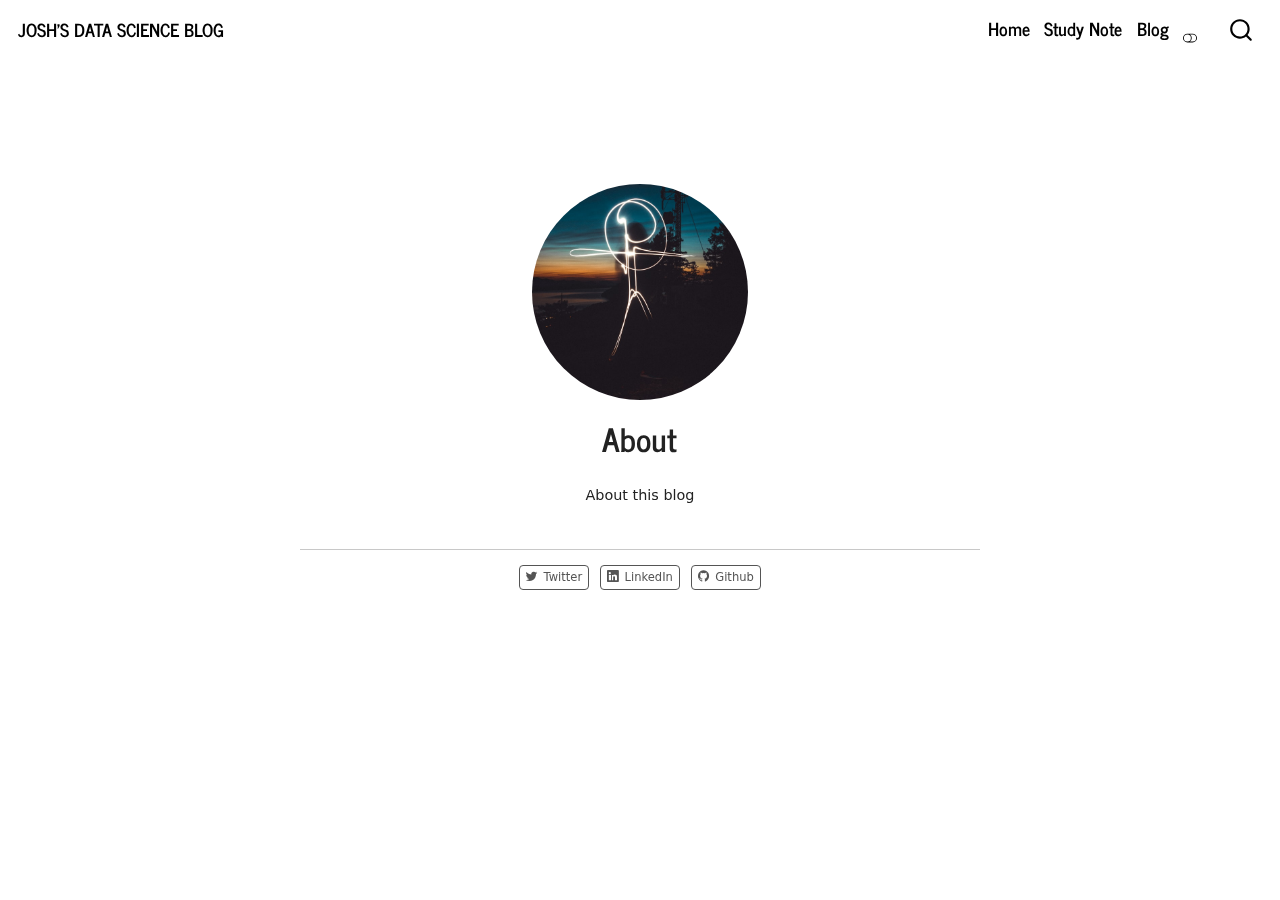
<file: docs/about.html>
<!DOCTYPE html>
<html xmlns="http://www.w3.org/1999/xhtml" lang="en" xml:lang="en"><head>

<meta charset="utf-8">
<meta name="generator" content="quarto-1.2.269">

<meta name="viewport" content="width=device-width, initial-scale=1.0, user-scalable=yes">


<title>Josh’s Data Science Blog - About</title>
<style>
code{white-space: pre-wrap;}
span.smallcaps{font-variant: small-caps;}
div.columns{display: flex; gap: min(4vw, 1.5em);}
div.column{flex: auto; overflow-x: auto;}
div.hanging-indent{margin-left: 1.5em; text-indent: -1.5em;}
ul.task-list{list-style: none;}
ul.task-list li input[type="checkbox"] {
  width: 0.8em;
  margin: 0 0.8em 0.2em -1.6em;
  vertical-align: middle;
}
</style>


<script src="site_libs/quarto-nav/quarto-nav.js"></script>
<script src="site_libs/quarto-nav/headroom.min.js"></script>
<script src="site_libs/clipboard/clipboard.min.js"></script>
<script src="site_libs/quarto-search/autocomplete.umd.js"></script>
<script src="site_libs/quarto-search/fuse.min.js"></script>
<script src="site_libs/quarto-search/quarto-search.js"></script>
<meta name="quarto:offset" content="./">
<script src="site_libs/quarto-html/quarto.js"></script>
<script src="site_libs/quarto-html/popper.min.js"></script>
<script src="site_libs/quarto-html/tippy.umd.min.js"></script>
<link href="site_libs/quarto-html/tippy.css" rel="stylesheet">
<link href="site_libs/quarto-html/quarto-syntax-highlighting.css" rel="stylesheet" class="quarto-color-scheme" id="quarto-text-highlighting-styles">
<link href="site_libs/quarto-html/quarto-syntax-highlighting-dark.css" rel="prefetch" class="quarto-color-scheme quarto-color-alternate" id="quarto-text-highlighting-styles">
<script src="site_libs/bootstrap/bootstrap.min.js"></script>
<link href="site_libs/bootstrap/bootstrap-icons.css" rel="stylesheet">
<link href="site_libs/bootstrap/bootstrap.min.css" rel="stylesheet" class="quarto-color-scheme" id="quarto-bootstrap" data-mode="light">
<link href="site_libs/bootstrap/bootstrap-dark.min.css" rel="prefetch" class="quarto-color-scheme quarto-color-alternate" id="quarto-bootstrap" data-mode="light">
<script id="quarto-search-options" type="application/json">{
  "location": "navbar",
  "copy-button": false,
  "collapse-after": 3,
  "panel-placement": "end",
  "type": "overlay",
  "limit": 20,
  "language": {
    "search-no-results-text": "No results",
    "search-matching-documents-text": "matching documents",
    "search-copy-link-title": "Copy link to search",
    "search-hide-matches-text": "Hide additional matches",
    "search-more-match-text": "more match in this document",
    "search-more-matches-text": "more matches in this document",
    "search-clear-button-title": "Clear",
    "search-detached-cancel-button-title": "Cancel",
    "search-submit-button-title": "Submit"
  }
}</script>
<style>html{ scroll-behavior: smooth; }</style>


<link rel="stylesheet" href="styles.css">
</head>

<body class="nav-fixed">

<div id="quarto-search-results"></div>
  <header id="quarto-header" class="headroom fixed-top">
    <nav class="navbar navbar-expand navbar-dark ">
      <div class="navbar-container container-fluid">
      <div class="navbar-brand-container">
    <a class="navbar-brand" href="./index.html">
    <span class="navbar-title">Josh’s Data Science Blog</span>
    </a>
  </div>
          <ul class="navbar-nav navbar-nav-scroll ms-auto">
  <li class="nav-item">
    <a class="nav-link" href="./home.qmd">
 <span class="menu-text">Home</span></a>
  </li>  
  <li class="nav-item">
    <a class="nav-link" href="./study.qmd">
 <span class="menu-text">Study Note</span></a>
  </li>  
  <li class="nav-item">
    <a class="nav-link" href="./blog.qmd">
 <span class="menu-text">Blog</span></a>
  </li>  
</ul>
            <div class="quarto-toggle-container">
                <a href="" class="quarto-color-scheme-toggle nav-link" onclick="window.quartoToggleColorScheme(); return false;" title="Toggle dark mode"><i class="bi"></i></a>
            </div>
            <div id="quarto-search" class="" title="Search"></div>
      </div> <!-- /container-fluid -->
    </nav>
</header>
<!-- content -->
<div id="quarto-content" class="quarto-container page-columns page-rows-contents page-layout-full page-navbar">
<!-- sidebar -->
<!-- margin-sidebar -->
    
<!-- main -->
<div class="quarto-about-jolla column-page">
  <img src="profile.jpg" class="about-image
  round " style="height: 15em; width: 15em;">
 <header id="title-block-header" class="quarto-title-block default">
<div class="quarto-title">
<h1 class="title">About</h1>
</div>
<div class="quarto-title-meta">
  </div>
</header><main class="content column-page" id="quarto-document-content">
<p>About this blog</p>


</main> 
  <hr class="about-sep">
   <div class="about-links">
  <a href="https://twitter.com" class="about-link">
    <i class="bi bi-twitter"></i>
     <span class="about-link-text">Twitter</span>
  </a>
  <a href="https://linkedin.com" class="about-link">
    <i class="bi bi-linkedin"></i>
     <span class="about-link-text">LinkedIn</span>
  </a>
  <a href="https://github.com" class="about-link">
    <i class="bi bi-github"></i>
     <span class="about-link-text">Github</span>
  </a>
</div>
</div>
 <!-- /main -->
<script id="quarto-html-after-body" type="application/javascript">
window.document.addEventListener("DOMContentLoaded", function (event) {
  const toggleBodyColorMode = (bsSheetEl) => {
    const mode = bsSheetEl.getAttribute("data-mode");
    const bodyEl = window.document.querySelector("body");
    if (mode === "dark") {
      bodyEl.classList.add("quarto-dark");
      bodyEl.classList.remove("quarto-light");
    } else {
      bodyEl.classList.add("quarto-light");
      bodyEl.classList.remove("quarto-dark");
    }
  }
  const toggleBodyColorPrimary = () => {
    const bsSheetEl = window.document.querySelector("link#quarto-bootstrap");
    if (bsSheetEl) {
      toggleBodyColorMode(bsSheetEl);
    }
  }
  toggleBodyColorPrimary();  
  const disableStylesheet = (stylesheets) => {
    for (let i=0; i < stylesheets.length; i++) {
      const stylesheet = stylesheets[i];
      stylesheet.rel = 'prefetch';
    }
  }
  const enableStylesheet = (stylesheets) => {
    for (let i=0; i < stylesheets.length; i++) {
      const stylesheet = stylesheets[i];
      stylesheet.rel = 'stylesheet';
    }
  }
  const manageTransitions = (selector, allowTransitions) => {
    const els = window.document.querySelectorAll(selector);
    for (let i=0; i < els.length; i++) {
      const el = els[i];
      if (allowTransitions) {
        el.classList.remove('notransition');
      } else {
        el.classList.add('notransition');
      }
    }
  }
  const toggleColorMode = (alternate) => {
    // Switch the stylesheets
    const alternateStylesheets = window.document.querySelectorAll('link.quarto-color-scheme.quarto-color-alternate');
    manageTransitions('#quarto-margin-sidebar .nav-link', false);
    if (alternate) {
      enableStylesheet(alternateStylesheets);
      for (const sheetNode of alternateStylesheets) {
        if (sheetNode.id === "quarto-bootstrap") {
          toggleBodyColorMode(sheetNode);
        }
      }
    } else {
      disableStylesheet(alternateStylesheets);
      toggleBodyColorPrimary();
    }
    manageTransitions('#quarto-margin-sidebar .nav-link', true);
    // Switch the toggles
    const toggles = window.document.querySelectorAll('.quarto-color-scheme-toggle');
    for (let i=0; i < toggles.length; i++) {
      const toggle = toggles[i];
      if (toggle) {
        if (alternate) {
          toggle.classList.add("alternate");     
        } else {
          toggle.classList.remove("alternate");
        }
      }
    }
    // Hack to workaround the fact that safari doesn't
    // properly recolor the scrollbar when toggling (#1455)
    if (navigator.userAgent.indexOf('Safari') > 0 && navigator.userAgent.indexOf('Chrome') == -1) {
      manageTransitions("body", false);
      window.scrollTo(0, 1);
      setTimeout(() => {
        window.scrollTo(0, 0);
        manageTransitions("body", true);
      }, 40);  
    }
  }
  const isFileUrl = () => { 
    return window.location.protocol === 'file:';
  }
  const hasAlternateSentinel = () => {  
    let styleSentinel = getColorSchemeSentinel();
    if (styleSentinel !== null) {
      return styleSentinel === "alternate";
    } else {
      return false;
    }
  }
  const setStyleSentinel = (alternate) => {
    const value = alternate ? "alternate" : "default";
    if (!isFileUrl()) {
      window.localStorage.setItem("quarto-color-scheme", value);
    } else {
      localAlternateSentinel = value;
    }
  }
  const getColorSchemeSentinel = () => {
    if (!isFileUrl()) {
      const storageValue = window.localStorage.getItem("quarto-color-scheme");
      return storageValue != null ? storageValue : localAlternateSentinel;
    } else {
      return localAlternateSentinel;
    }
  }
  let localAlternateSentinel = 'default';
  // Dark / light mode switch
  window.quartoToggleColorScheme = () => {
    // Read the current dark / light value 
    let toAlternate = !hasAlternateSentinel();
    toggleColorMode(toAlternate);
    setStyleSentinel(toAlternate);
  };
  // Ensure there is a toggle, if there isn't float one in the top right
  if (window.document.querySelector('.quarto-color-scheme-toggle') === null) {
    const a = window.document.createElement('a');
    a.classList.add('top-right');
    a.classList.add('quarto-color-scheme-toggle');
    a.href = "";
    a.onclick = function() { try { window.quartoToggleColorScheme(); } catch {} return false; };
    const i = window.document.createElement("i");
    i.classList.add('bi');
    a.appendChild(i);
    window.document.body.appendChild(a);
  }
  // Switch to dark mode if need be
  if (hasAlternateSentinel()) {
    toggleColorMode(true);
  } else {
    toggleColorMode(false);
  }
  const clipboard = new window.ClipboardJS('.code-copy-button', {
    target: function(trigger) {
      return trigger.previousElementSibling;
    }
  });
  clipboard.on('success', function(e) {
    // button target
    const button = e.trigger;
    // don't keep focus
    button.blur();
    // flash "checked"
    button.classList.add('code-copy-button-checked');
    var currentTitle = button.getAttribute("title");
    button.setAttribute("title", "Copied!");
    let tooltip;
    if (window.bootstrap) {
      button.setAttribute("data-bs-toggle", "tooltip");
      button.setAttribute("data-bs-placement", "left");
      button.setAttribute("data-bs-title", "Copied!");
      tooltip = new bootstrap.Tooltip(button, 
        { trigger: "manual", 
          customClass: "code-copy-button-tooltip",
          offset: [0, -8]});
      tooltip.show();    
    }
    setTimeout(function() {
      if (tooltip) {
        tooltip.hide();
        button.removeAttribute("data-bs-title");
        button.removeAttribute("data-bs-toggle");
        button.removeAttribute("data-bs-placement");
      }
      button.setAttribute("title", currentTitle);
      button.classList.remove('code-copy-button-checked');
    }, 1000);
    // clear code selection
    e.clearSelection();
  });
  function tippyHover(el, contentFn) {
    const config = {
      allowHTML: true,
      content: contentFn,
      maxWidth: 500,
      delay: 100,
      arrow: false,
      appendTo: function(el) {
          return el.parentElement;
      },
      interactive: true,
      interactiveBorder: 10,
      theme: 'quarto',
      placement: 'bottom-start'
    };
    window.tippy(el, config); 
  }
  const noterefs = window.document.querySelectorAll('a[role="doc-noteref"]');
  for (var i=0; i<noterefs.length; i++) {
    const ref = noterefs[i];
    tippyHover(ref, function() {
      // use id or data attribute instead here
      let href = ref.getAttribute('data-footnote-href') || ref.getAttribute('href');
      try { href = new URL(href).hash; } catch {}
      const id = href.replace(/^#\/?/, "");
      const note = window.document.getElementById(id);
      return note.innerHTML;
    });
  }
  const findCites = (el) => {
    const parentEl = el.parentElement;
    if (parentEl) {
      const cites = parentEl.dataset.cites;
      if (cites) {
        return {
          el,
          cites: cites.split(' ')
        };
      } else {
        return findCites(el.parentElement)
      }
    } else {
      return undefined;
    }
  };
  var bibliorefs = window.document.querySelectorAll('a[role="doc-biblioref"]');
  for (var i=0; i<bibliorefs.length; i++) {
    const ref = bibliorefs[i];
    const citeInfo = findCites(ref);
    if (citeInfo) {
      tippyHover(citeInfo.el, function() {
        var popup = window.document.createElement('div');
        citeInfo.cites.forEach(function(cite) {
          var citeDiv = window.document.createElement('div');
          citeDiv.classList.add('hanging-indent');
          citeDiv.classList.add('csl-entry');
          var biblioDiv = window.document.getElementById('ref-' + cite);
          if (biblioDiv) {
            citeDiv.innerHTML = biblioDiv.innerHTML;
          }
          popup.appendChild(citeDiv);
        });
        return popup.innerHTML;
      });
    }
  }
});
</script>
</div> <!-- /content -->



<script src="site_libs/quarto-html/zenscroll-min.js"></script>
</body></html>
</file>
<file: docs/site_libs/quarto-html/tippy.css>
.tippy-box[data-animation=fade][data-state=hidden]{opacity:0}[data-tippy-root]{max-width:calc(100vw - 10px)}.tippy-box{position:relative;background-color:#333;color:#fff;border-radius:4px;font-size:14px;line-height:1.4;white-space:normal;outline:0;transition-property:transform,visibility,opacity}.tippy-box[data-placement^=top]>.tippy-arrow{bottom:0}.tippy-box[data-placement^=top]>.tippy-arrow:before{bottom:-7px;left:0;border-width:8px 8px 0;border-top-color:initial;transform-origin:center top}.tippy-box[data-placement^=bottom]>.tippy-arrow{top:0}.tippy-box[data-placement^=bottom]>.tippy-arrow:before{top:-7px;left:0;border-width:0 8px 8px;border-bottom-color:initial;transform-origin:center bottom}.tippy-box[data-placement^=left]>.tippy-arrow{right:0}.tippy-box[data-placement^=left]>.tippy-arrow:before{border-width:8px 0 8px 8px;border-left-color:initial;right:-7px;transform-origin:center left}.tippy-box[data-placement^=right]>.tippy-arrow{left:0}.tippy-box[data-placement^=right]>.tippy-arrow:before{left:-7px;border-width:8px 8px 8px 0;border-right-color:initial;transform-origin:center right}.tippy-box[data-inertia][data-state=visible]{transition-timing-function:cubic-bezier(.54,1.5,.38,1.11)}.tippy-arrow{width:16px;height:16px;color:#333}.tippy-arrow:before{content:"";position:absolute;border-color:transparent;border-style:solid}.tippy-content{position:relative;padding:5px 9px;z-index:1}
</file>
<file: docs/site_libs/quarto-html/quarto-syntax-highlighting.css>
/* quarto syntax highlight colors */
:root {
  --quarto-hl-ot-color: #003B4F;
  --quarto-hl-at-color: #657422;
  --quarto-hl-ss-color: #20794D;
  --quarto-hl-an-color: #5E5E5E;
  --quarto-hl-fu-color: #4758AB;
  --quarto-hl-st-color: #20794D;
  --quarto-hl-cf-color: #003B4F;
  --quarto-hl-op-color: #5E5E5E;
  --quarto-hl-er-color: #AD0000;
  --quarto-hl-bn-color: #AD0000;
  --quarto-hl-al-color: #AD0000;
  --quarto-hl-va-color: #111111;
  --quarto-hl-bu-color: inherit;
  --quarto-hl-ex-color: inherit;
  --quarto-hl-pp-color: #AD0000;
  --quarto-hl-in-color: #5E5E5E;
  --quarto-hl-vs-color: #20794D;
  --quarto-hl-wa-color: #5E5E5E;
  --quarto-hl-do-color: #5E5E5E;
  --quarto-hl-im-color: #00769E;
  --quarto-hl-ch-color: #20794D;
  --quarto-hl-dt-color: #AD0000;
  --quarto-hl-fl-color: #AD0000;
  --quarto-hl-co-color: #5E5E5E;
  --quarto-hl-cv-color: #5E5E5E;
  --quarto-hl-cn-color: #8f5902;
  --quarto-hl-sc-color: #5E5E5E;
  --quarto-hl-dv-color: #AD0000;
  --quarto-hl-kw-color: #003B4F;
}

/* other quarto variables */
:root {
  --quarto-font-monospace: SFMono-Regular, Menlo, Monaco, Consolas, "Liberation Mono", "Courier New", monospace;
}

pre > code.sourceCode > span {
  color: #003B4F;
}

code span {
  color: #003B4F;
}

code.sourceCode > span {
  color: #003B4F;
}

div.sourceCode,
div.sourceCode pre.sourceCode {
  color: #003B4F;
}

code span.ot {
  color: #003B4F;
}

code span.at {
  color: #657422;
}

code span.ss {
  color: #20794D;
}

code span.an {
  color: #5E5E5E;
}

code span.fu {
  color: #4758AB;
}

code span.st {
  color: #20794D;
}

code span.cf {
  color: #003B4F;
}

code span.op {
  color: #5E5E5E;
}

code span.er {
  color: #AD0000;
}

code span.bn {
  color: #AD0000;
}

code span.al {
  color: #AD0000;
}

code span.va {
  color: #111111;
}

code span.pp {
  color: #AD0000;
}

code span.in {
  color: #5E5E5E;
}

code span.vs {
  color: #20794D;
}

code span.wa {
  color: #5E5E5E;
  font-style: italic;
}

code span.do {
  color: #5E5E5E;
  font-style: italic;
}

code span.im {
  color: #00769E;
}

code span.ch {
  color: #20794D;
}

code span.dt {
  color: #AD0000;
}

code span.fl {
  color: #AD0000;
}

code span.co {
  color: #5E5E5E;
}

code span.cv {
  color: #5E5E5E;
  font-style: italic;
}

code span.cn {
  color: #8f5902;
}

code span.sc {
  color: #5E5E5E;
}

code span.dv {
  color: #AD0000;
}

code span.kw {
  color: #003B4F;
}

.prevent-inlining {
  content: "</";
}

/*# sourceMappingURL=debc5d5d77c3f9108843748ff7464032.css.map */
</file>
<file: docs/site_libs/quarto-html/quarto-syntax-highlighting-dark.css>
/* quarto syntax highlight colors */
:root {
  --quarto-hl-al-color: #f07178;
  --quarto-hl-an-color: #d4d0ab;
  --quarto-hl-at-color: #00e0e0;
  --quarto-hl-bn-color: #d4d0ab;
  --quarto-hl-bu-color: #abe338;
  --quarto-hl-ch-color: #abe338;
  --quarto-hl-co-color: #f8f8f2;
  --quarto-hl-cv-color: #ffd700;
  --quarto-hl-cn-color: #ffd700;
  --quarto-hl-cf-color: #ffa07a;
  --quarto-hl-dt-color: #ffa07a;
  --quarto-hl-dv-color: #d4d0ab;
  --quarto-hl-do-color: #f8f8f2;
  --quarto-hl-er-color: #f07178;
  --quarto-hl-ex-color: #00e0e0;
  --quarto-hl-fl-color: #d4d0ab;
  --quarto-hl-fu-color: #ffa07a;
  --quarto-hl-im-color: #abe338;
  --quarto-hl-in-color: #d4d0ab;
  --quarto-hl-kw-color: #ffa07a;
  --quarto-hl-op-color: #ffa07a;
  --quarto-hl-ot-color: #00e0e0;
  --quarto-hl-pp-color: #dcc6e0;
  --quarto-hl-re-color: #00e0e0;
  --quarto-hl-sc-color: #abe338;
  --quarto-hl-ss-color: #abe338;
  --quarto-hl-st-color: #abe338;
  --quarto-hl-va-color: #00e0e0;
  --quarto-hl-vs-color: #abe338;
  --quarto-hl-wa-color: #dcc6e0;
}

/* other quarto variables */
:root {
  --quarto-font-monospace: SFMono-Regular, Menlo, Monaco, Consolas, "Liberation Mono", "Courier New", monospace;
}

code span.al {
  font-weight: bold;
  color: #f07178;
}

code span.an {
  color: #d4d0ab;
}

code span.at {
  color: #00e0e0;
}

code span.bn {
  color: #d4d0ab;
}

code span.bu {
  color: #abe338;
}

code span.ch {
  color: #abe338;
}

code span.co {
  font-style: italic;
  color: #f8f8f2;
}

code span.cv {
  color: #ffd700;
}

code span.cn {
  color: #ffd700;
}

code span.cf {
  font-weight: bold;
  color: #ffa07a;
}

code span.dt {
  color: #ffa07a;
}

code span.dv {
  color: #d4d0ab;
}

code span.do {
  color: #f8f8f2;
}

code span.er {
  color: #f07178;
  text-decoration: underline;
}

code span.ex {
  font-weight: bold;
  color: #00e0e0;
}

code span.fl {
  color: #d4d0ab;
}

code span.fu {
  color: #ffa07a;
}

code span.im {
  color: #abe338;
}

code span.in {
  color: #d4d0ab;
}

code span.kw {
  font-weight: bold;
  color: #ffa07a;
}

pre > code.sourceCode > span {
  color: #f8f8f2;
}

code span {
  color: #f8f8f2;
}

code.sourceCode > span {
  color: #f8f8f2;
}

div.sourceCode,
div.sourceCode pre.sourceCode {
  color: #f8f8f2;
}

code span.op {
  color: #ffa07a;
}

code span.ot {
  color: #00e0e0;
}

code span.pp {
  color: #dcc6e0;
}

code span.re {
  color: #00e0e0;
}

code span.sc {
  color: #abe338;
}

code span.ss {
  color: #abe338;
}

code span.st {
  color: #abe338;
}

code span.va {
  color: #00e0e0;
}

code span.vs {
  color: #abe338;
}

code span.wa {
  color: #dcc6e0;
}

.prevent-inlining {
  content: "</";
}

/*# sourceMappingURL=935a306eefa94366c21e1a970dddb765.css.map */
</file>
<file: docs/styles.css>
/* css styles */
</file>
